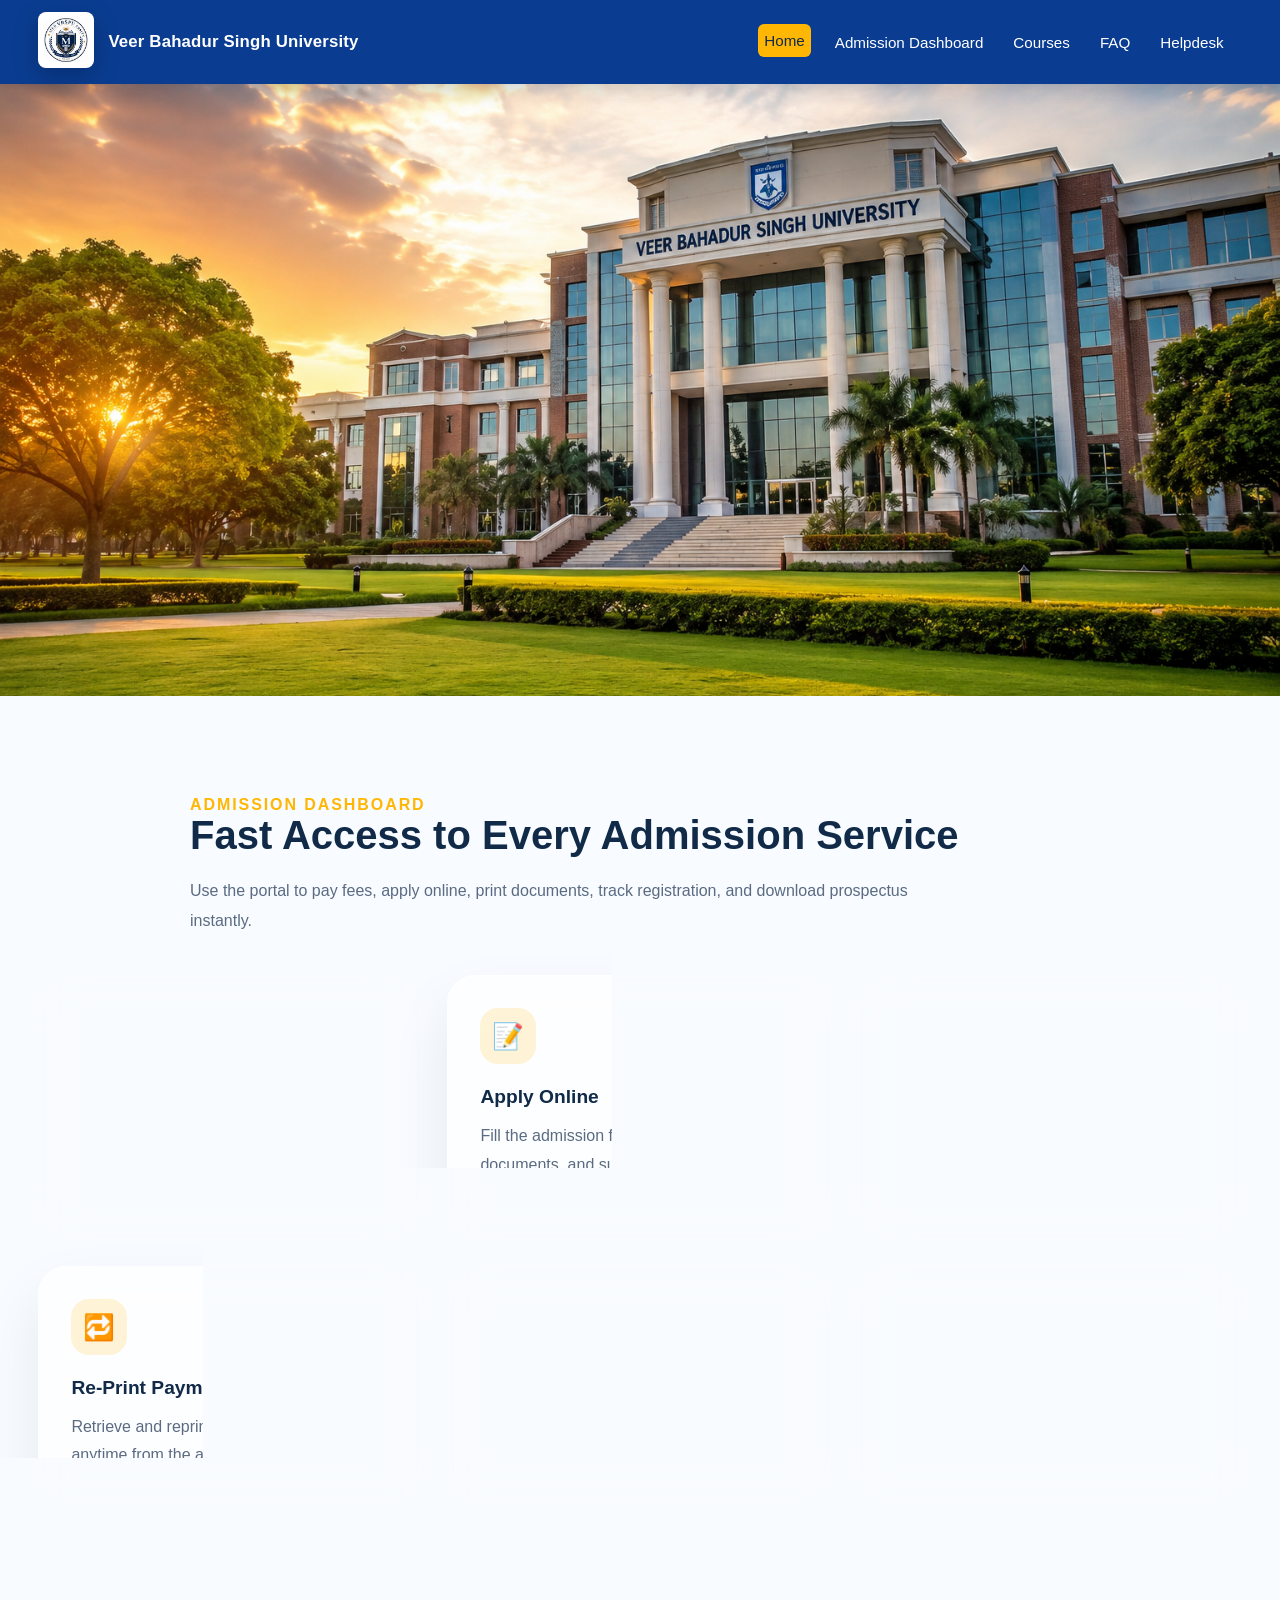
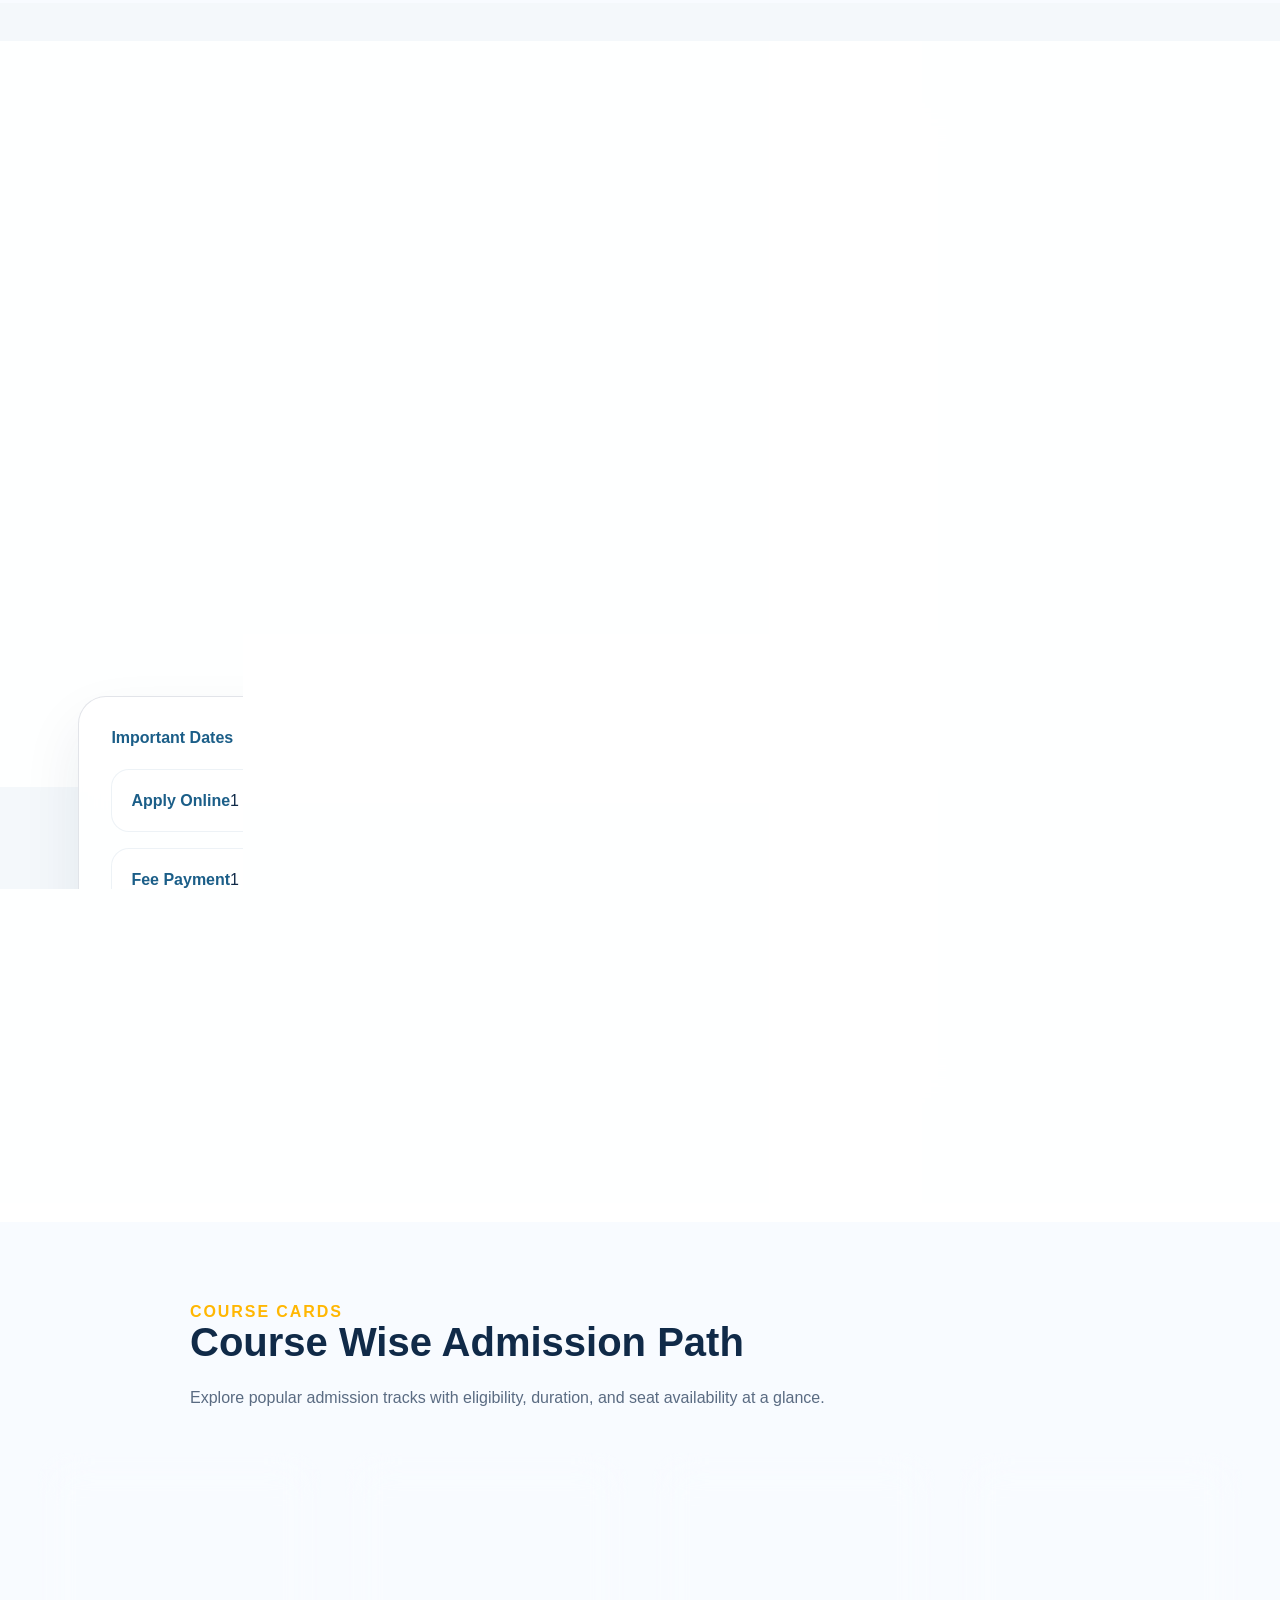
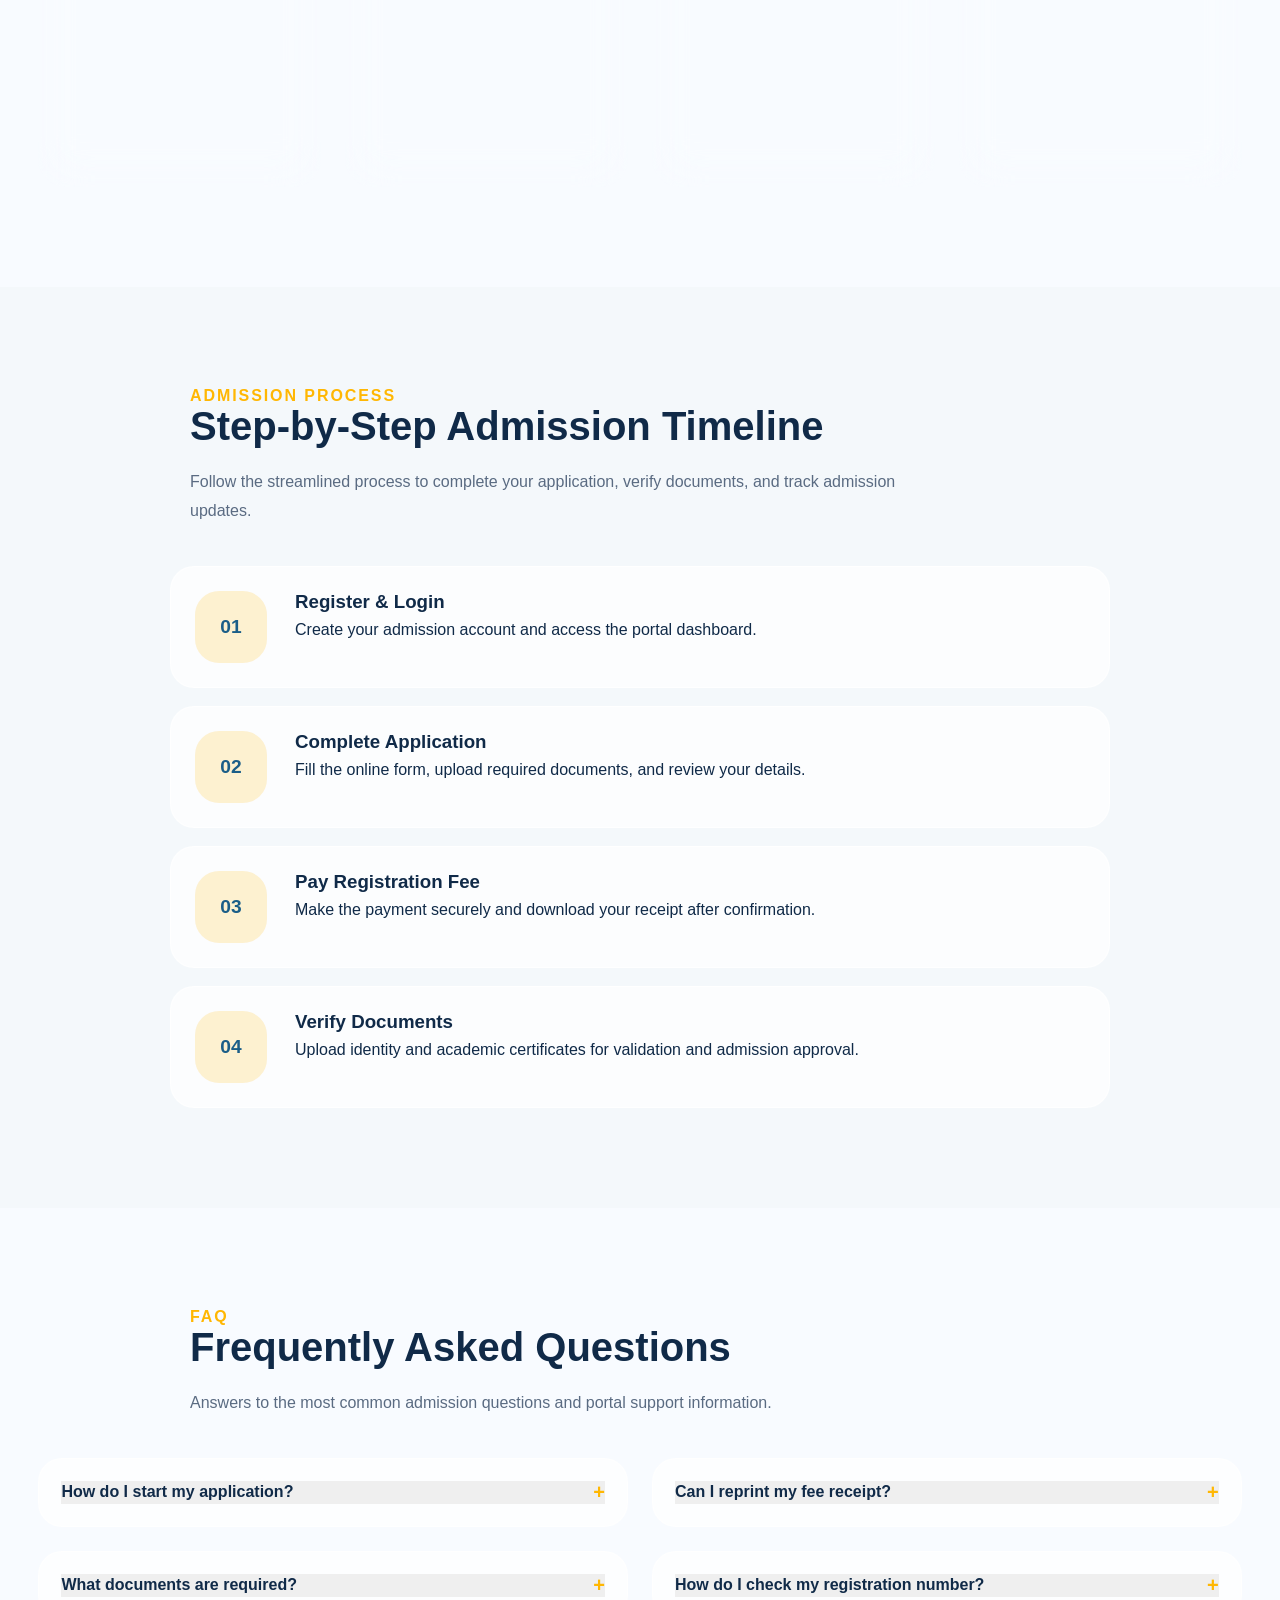
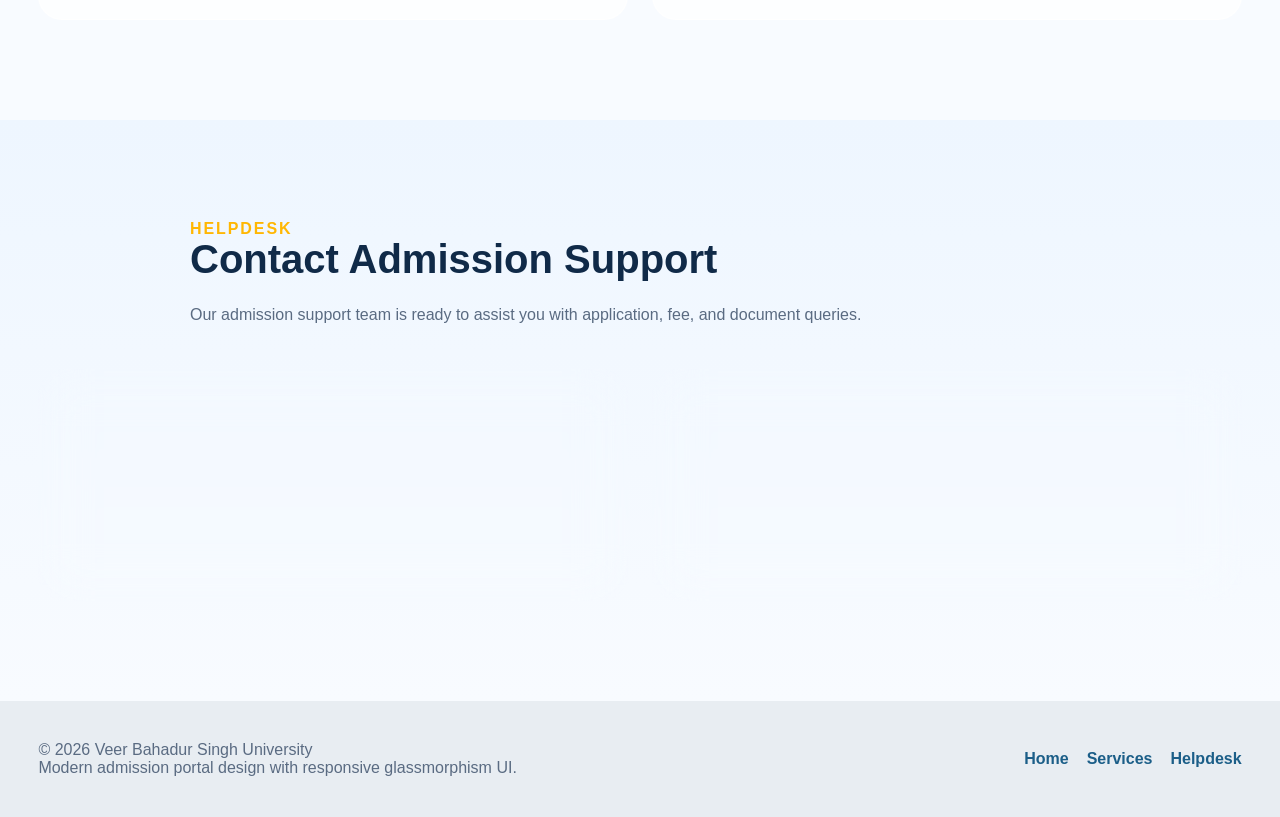
<file: index.html>
<!DOCTYPE html>
<html lang="en">
<head>
  <meta charset="UTF-8">
  <meta name="viewport" content="width=device-width, initial-scale=1.0">
  <title>VBSPU Admission Portal</title>
  <link rel="stylesheet" href="style.css">
</head>
<body>
  <header class="topbar">
    <div class="header-left">
      <a href="index.html" aria-label="Go to home page">
        <img src="LOGO.png" alt="VBSPU New Logo" class="college-logo">
      </a>
      <div class="college-name">Veer Bahadur Singh University</div>
    </div>
    <nav class="main-nav">
      <a href="index.html">Home</a>
      <a href="index.html#admission-dashboard">Admission Dashboard</a>
      <a href="index.html#courses">Courses</a>
      <a href="index.html#faq">FAQ</a>
      <a href="index.html#helpdesk">Helpdesk</a>
    </nav>
  </header>

  <main>
    <section id="home" class="hero"></section>

    <section id="admission-dashboard" class="section section-light">
      <div class="section-header">
        <div>
          <span class="section-tag">Admission Dashboard</span>
          <h2>Fast Access to Every Admission Service</h2>
        </div>
        <p>Use the portal to pay fees, apply online, print documents, track registration, and download prospectus instantly.</p>
      </div>
      <div class="service-grid">
        <article class="service-card">
          <div class="service-icon">💳</div>
          <h3>Registration Fee Payment</h3>
          <p>Secure admission fee payment with instant confirmation and downloadable receipt.</p>
        </article>
        <article class="service-card">
          <div class="service-icon">📝</div>
          <h3>Apply Online</h3>
          <p>Fill the admission form online, upload documents, and submit your application quickly.</p>
        </article>
        <article class="service-card">
          <div class="service-icon">📄</div>
          <h3>Print Application Form</h3>
          <p>Download and print your completed application for records or offline submission.</p>
        </article>
        <article class="service-card">
          <div class="service-icon">🔁</div>
          <h3>Re-Print Payment Receipt</h3>
          <p>Retrieve and reprint your payment receipt anytime from the admission dashboard.</p>
        </article>
        <article class="service-card">
          <div class="service-icon">🆔</div>
          <h3>Know Your Registration Number</h3>
          <p>Find your registration number instantly using safe application lookup tools.</p>
        </article>
        <article class="service-card">
          <div class="service-icon">📥</div>
          <h3>Prospectus Download</h3>
          <p>Download the latest UG/PG prospectus with all course and admission details.</p>
        </article>
      </div>
    </section>

    <section id="admission-dashboard" class="section dashboard-grid">
      <div class="dashboard-left">
        <div class="glass-card notice-board">
          <div class="card-header">
            <span>Notice Board</span>
            <a href="#helpdesk">View all</a>
          </div>
          <ul>
            <li><strong>Admission registration open.</strong> Apply before 30 June 2026.</li>
            <li><strong>Scholarship applications started.</strong> Check eligibility now.</li>
            <li><strong>Entrance exam schedule released.</strong> Download the official PDF.</li>
            <li><strong>Document verification dates posted.</strong> Complete verification by 12 July.</li>
            <li><strong>Merit list publishing soon.</strong> Stay ready with your application ID.</li>
            <li><strong>Correction window open.</strong> Update your details before the deadline.</li>
          </ul>
        </div>

        <div class="glass-card date-panel">
          <div class="card-header"><span>Important Dates</span></div>
          <div class="date-list">
            <div><strong>Apply Online</strong><span>1 Jun - 30 Jun 2026</span></div>
            <div><strong>Fee Payment</strong><span>1 Jun - 2 Jul 2026</span></div>
            <div><strong>Document Verification</strong><span>5 Jul - 12 Jul 2026</span></div>
            <div><strong>Merit List</strong><span>20 Jul 2026</span></div>
          </div>
        </div>
      </div>
      <aside class="glass-card login-panel">
        <div class="card-header"><span>Student Login</span></div>
        <p>Login to access your application dashboard, update details, and monitor admission status.</p>
        <form class="login-form">
          <label>Email / Application ID</label>
          <input type="text" placeholder="Enter email or ID">
          <label>Password</label>
          <input type="password" placeholder="Password">
          <button class="btn btn-primary" type="button">Login</button>
          <div class="login-meta">
            <a href="#helpdesk">Forgot ID?</a>
            <a href="#helpdesk">Need help?</a>
          </div>
        </form>
      </aside>
    </section>

    <section id="courses" class="section section-light">
      <div class="section-header">
        <div>
          <span class="section-tag">Course Cards</span>
          <h2>Course Wise Admission Path</h2>
        </div>
        <p>Explore popular admission tracks with eligibility, duration, and seat availability at a glance.</p>
      </div>
      <div class="course-grid">
        <article class="course-card">
          <div class="course-top"><span>BCA</span><span>IT & Computing</span></div>
          <h3>Bachelor of Computer Applications</h3>
          <p>3-year program with focus on programming, web development, and software engineering.</p>
          <div class="course-footer"><span>Seats: 180</span><span>Duration: 3 years</span></div>
        </article>
        <article class="course-card">
          <div class="course-top"><span>BBA</span><span>Business</span></div>
          <h3>Bachelor of Business Administration</h3>
          <p>Professional business program covering finance, marketing, HR, and operations management.</p>
          <div class="course-footer"><span>Seats: 120</span><span>Duration: 3 years</span></div>
        </article>
        <article class="course-card">
          <div class="course-top"><span>B.Sc</span><span>Science</span></div>
          <h3>Bachelor of Science</h3>
          <p>Specializations in Physics, Chemistry, Biology, and Mathematics with practical labs.</p>
          <div class="course-footer"><span>Seats: 220</span><span>Duration: 3 years</span></div>
        </article>
        <article class="course-card">
          <div class="course-top"><span>B.Com</span><span>Commerce</span></div>
          <h3>Bachelor of Commerce</h3>
          <p>Designed for commerce students with emphasis on accounting, taxation, and economics.</p>
          <div class="course-footer"><span>Seats: 150</span><span>Duration: 3 years</span></div>
        </article>
      </div>
    </section>

    <section class="section timeline-section">
      <div class="section-header">
        <div>
          <span class="section-tag">Admission Process</span>
          <h2>Step-by-Step Admission Timeline</h2>
        </div>
        <p>Follow the streamlined process to complete your application, verify documents, and track admission updates.</p>
      </div>
      <div class="timeline">
        <div class="timeline-item">
          <span class="timeline-step">01</span>
          <div>
            <h3>Register & Login</h3>
            <p>Create your admission account and access the portal dashboard.</p>
          </div>
        </div>
        <div class="timeline-item">
          <span class="timeline-step">02</span>
          <div>
            <h3>Complete Application</h3>
            <p>Fill the online form, upload required documents, and review your details.</p>
          </div>
        </div>
        <div class="timeline-item">
          <span class="timeline-step">03</span>
          <div>
            <h3>Pay Registration Fee</h3>
            <p>Make the payment securely and download your receipt after confirmation.</p>
          </div>
        </div>
        <div class="timeline-item">
          <span class="timeline-step">04</span>
          <div>
            <h3>Verify Documents</h3>
            <p>Upload identity and academic certificates for validation and admission approval.</p>
          </div>
        </div>
      </div>
    </section>

    <section id="faq" class="section section-light faq-section">
      <div class="section-header">
        <div>
          <span class="section-tag">FAQ</span>
          <h2>Frequently Asked Questions</h2>
        </div>
        <p>Answers to the most common admission questions and portal support information.</p>
      </div>
      <div class="faq-grid">
        <article class="faq-item">
          <button type="button">How do I start my application?</button>
          <div class="faq-answer">Click the Apply Online service and complete the admission form with your details and documents.</div>
        </article>
        <article class="faq-item">
          <button type="button">Can I reprint my fee receipt?</button>
          <div class="faq-answer">Yes. Use the Re-Print Payment Receipt card to download your receipt anytime.</div>
        </article>
        <article class="faq-item">
          <button type="button">What documents are required?</button>
          <div class="faq-answer">You need mark sheets, identity proof, passport photo, and any reservation certificates if applicable.</div>
        </article>
        <article class="faq-item">
          <button type="button">How do I check my registration number?</button>
          <div class="faq-answer">Use the Know Your Registration Number tool on the dashboard with your application details.</div>
        </article>
      </div>
    </section>

    <section id="helpdesk" class="section contact-section">
      <div class="section-header">
        <div>
          <span class="section-tag">Helpdesk</span>
          <h2>Contact Admission Support</h2>
        </div>
        <p>Our admission support team is ready to assist you with application, fee, and document queries.</p>
      </div>
      <div class="contact-grid">
        <article class="contact-card">
          <h3>Support Center</h3>
          <p>Admission queries, timeline questions, and application assistance.</p>
          <a href="mailto:harilalrav0@gmail.com">harilalrav0@gmail.com</a>
          <a href="tel:+918922092431">+91 89220 92431</a>
        </article>
        <article class="contact-card">
          <h3>Office Hours</h3>
          <p>Monday to Saturday, 9 AM - 6 PM.</p>
          <p>Live chat and email responses typically within 24 hours.</p>
          <span>Campus Office</span>
        </article>
      </div>
    </section>
  </main>

  <footer class="site-footer">
    <div>
      <p>© 2026 Veer Bahadur Singh University</p>
      <p>Modern admission portal design with responsive glassmorphism UI.</p>
    </div>
    <div class="footer-links">
      <a href="#home">Home</a>
      <a href="#services">Services</a>
      <a href="#helpdesk">Helpdesk</a>
    </div>
  </footer>

  <script>
    document.addEventListener('DOMContentLoaded', function () {
      const counters = document.querySelectorAll('.counter');
      counters.forEach(counter => {
        const target = +counter.dataset.target;
        let current = 0;
        const step = Math.max(1, Math.round(target / 120));
        const update = () => {
          current += step;
          if (current >= target) {
            counter.textContent = target.toLocaleString();
          } else {
            counter.textContent = current.toLocaleString();
            requestAnimationFrame(update);
          }
        };
        update();
      });

      const faqButtons = document.querySelectorAll('.faq-item button');
      faqButtons.forEach(button => {
        button.addEventListener('click', () => {
          const item = button.closest('.faq-item');
          item.classList.toggle('open');
        });
      });

      // Highlight nav tabs and set active class based on hash or page
      const navLinks = document.querySelectorAll('.main-nav a');
      function updateNavActive() {
        const hash = location.hash || '#home';
        const page = location.pathname.split('/').pop() || 'index.html';
        navLinks.forEach(a => {
          const href = a.getAttribute('href') || '';
          const isHashMatch = href === hash;
          const isPageMatch = href === page || href === ('./' + page) || href === ('/' + page);
          a.classList.toggle('active', isHashMatch || isPageMatch);
        });
      }
      navLinks.forEach(a => {
        a.addEventListener('click', () => {
          setTimeout(updateNavActive, 40);
        });
      });
      window.addEventListener('hashchange', updateNavActive);
      updateNavActive();
    });
  </script>
</body>
</html>
</file>
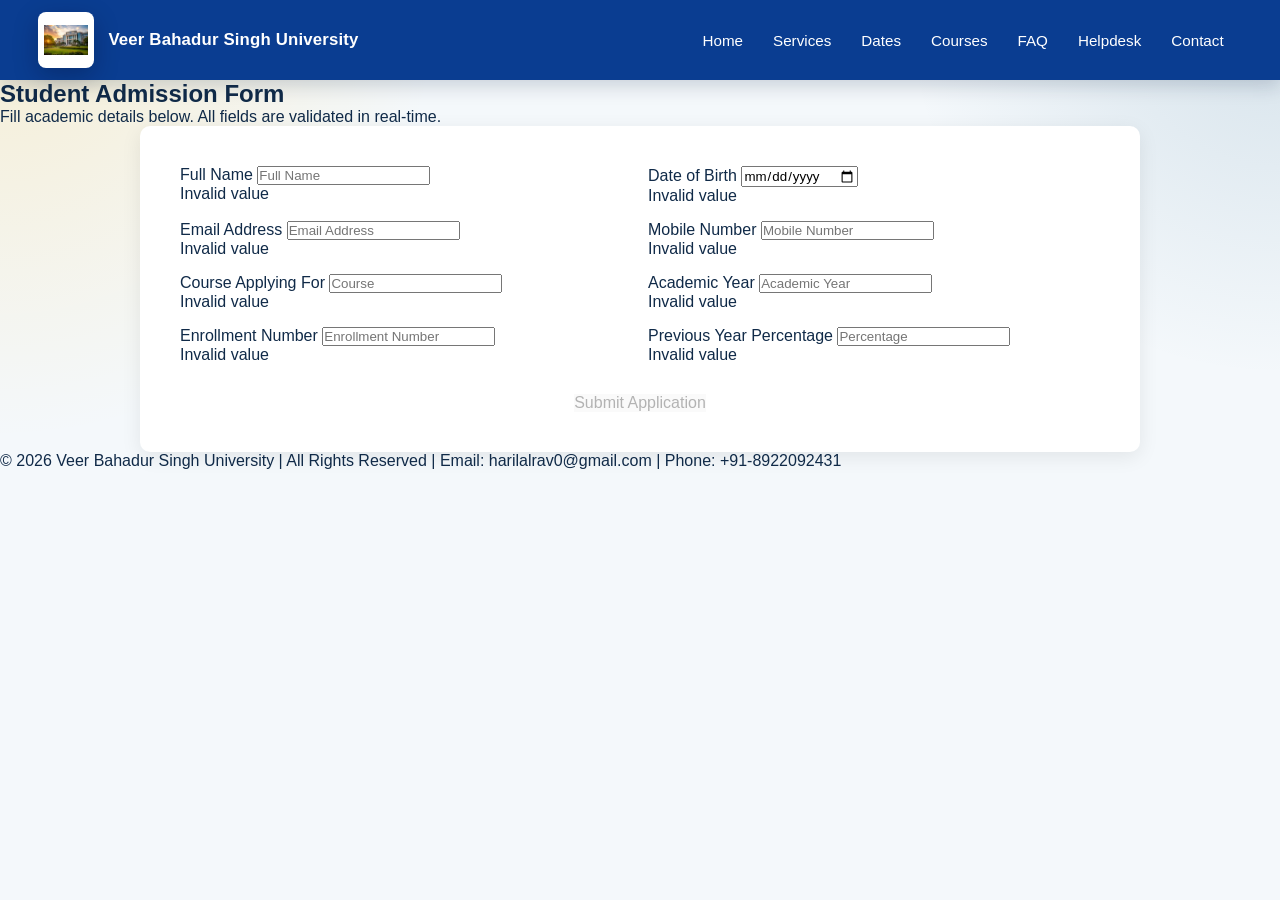
<file: admission.html>
<!DOCTYPE html>
<html lang="en">
<head>
  <meta charset="UTF-8">
  <meta name="viewport" content="width=device-width, initial-scale=1.0">
  <title>Admission - Veer Bahadur Singh University</title>
  <link rel="stylesheet" href="style.css">
</head>
<body>
  <header class="topbar">
    <div class="header-left">
      <img src="university-image.png" alt="VBSPU Logo" class="college-logo">
      <div class="college-name">Veer Bahadur Singh University</div>
    </div>
    <nav class="main-nav">
      <a href="harilal.html">Home</a>
      <a href="harilal.html#services">Services</a>
      <a href="harilal.html#dates">Dates</a>
      <a href="harilal.html#courses">Courses</a>
      <a href="harilal.html#faq">FAQ</a>
      <a href="harilal.html#helpdesk">Helpdesk</a>
      <a class="contact-link" href="contact.html">Contact</a>
    </nav>
  </header>

  <section id="admission">
    <h2 class="title">Student Admission Form</h2>
    <p class="subtitle">Fill academic details below. All fields are validated in real-time.</p>

    <div class="form-container" style="max-width:1000px;margin:0 auto;background:#fff;border-radius:10px;padding:40px;box-shadow:0 5px 20px rgba(0,0,0,0.08);">
      <form id="studentForm" novalidate>
        <div style="display:grid;grid-template-columns:1fr 1fr;gap:16px;">
          <div>
            <label for="fullName">Full Name</label>
            <input id="fullName" type="text" placeholder="Full Name" required>
            <div id="fullNameError" class="error-message"></div>
          </div>
          <div>
            <label for="dob">Date of Birth</label>
            <input id="dob" type="date" required>
            <div id="dobError" class="error-message"></div>
          </div>
          <div>
            <label for="email">Email Address</label>
            <input id="email" type="email" placeholder="Email Address" required>
            <div id="emailError" class="error-message"></div>
          </div>
          <div>
            <label for="phone">Mobile Number</label>
            <input id="phone" type="tel" placeholder="Mobile Number" required>
            <div id="phoneError" class="error-message"></div>
          </div>
          <div>
            <label for="course">Course Applying For</label>
            <input id="course" type="text" placeholder="Course" required>
            <div id="courseError" class="error-message"></div>
          </div>
          <div>
            <label for="year">Academic Year</label>
            <input id="year" type="text" placeholder="Academic Year" required>
            <div id="yearError" class="error-message"></div>
          </div>
          <div>
            <label for="enroll">Enrollment Number</label>
            <input id="enroll" type="text" placeholder="Enrollment Number" required>
            <div id="enrollError" class="error-message"></div>
          </div>
          <div>
            <label for="percentage">Previous Year Percentage</label>
            <input id="percentage" type="number" placeholder="Percentage" required>
            <div id="percentageError" class="error-message"></div>
          </div>
        </div>

        <div style="margin-top:30px;text-align:center;">
          <button id="submitBtn" type="submit" disabled>Submit Application</button>
          <p id="formMessage" class="form-message"></p>
        </div>
      </form>
    </div>
  </section>

  <div class="footer">
    <p>© 2026 Veer Bahadur Singh University | All Rights Reserved | Email: <a href="mailto:harilalrav0@gmail.com">harilalrav0@gmail.com</a> | Phone: <a href="tel:+918922092431">+91-8922092431</a></p>
  </div>

  <script>
    (function(){
      const form = document.getElementById('studentForm');
      const submitBtn = document.getElementById('submitBtn');
      const msg = document.getElementById('formMessage');

      const validators = {
        fullName: v => v.trim().length >= 3,
        dob: v => v !== '',
        email: v => /\S+@\S+\.\S+/.test(v),
        phone: v => /^\d{10}$/.test(v.replace(/\s+/g,'')),
        course: v => v !== '',
        year: v => v.trim().length >= 1,
        enroll: v => v.trim().length >= 3,
        percentage: v => { const n = parseFloat(v); return !isNaN(n) && n >= 0 && n <= 100; }
      };

      function setState(id, valid, message){
        const el = document.getElementById(id);
        const err = document.getElementById(id + 'Error');
        if(valid){ el.classList.remove('invalid'); el.classList.add('valid'); err.textContent = ''; }
        else { el.classList.remove('valid'); el.classList.add('invalid'); err.textContent = message || 'Invalid value'; }
      }

      function validateField(id){
        const el = document.getElementById(id);
        const value = el.value || '';
        const valid = validators[id] ? validators[id](value) : value.trim() !== '';
        setState(id, valid);
        return valid;
      }

      function checkForm(){
        let ok = true;
        Object.keys(validators).forEach(k => { if(!validateField(k)) ok = false; });
        submitBtn.disabled = !ok;
      }

      form.addEventListener('input', function(e){
        if(e.target && e.target.id) validateField(e.target.id);
        checkForm();
        msg.textContent = '';
      });

      form.addEventListener('submit', function(e){
        e.preventDefault();
        checkForm();
        if(submitBtn.disabled) return;
        msg.textContent = 'Application submitted successfully!';
        form.reset();
        submitBtn.disabled = true;
        Array.from(form.querySelectorAll('.valid, .invalid')).forEach(el=> el.classList.remove('valid','invalid'));
      });

      checkForm();
    })();
  </script>
</body>
</html>
</file>
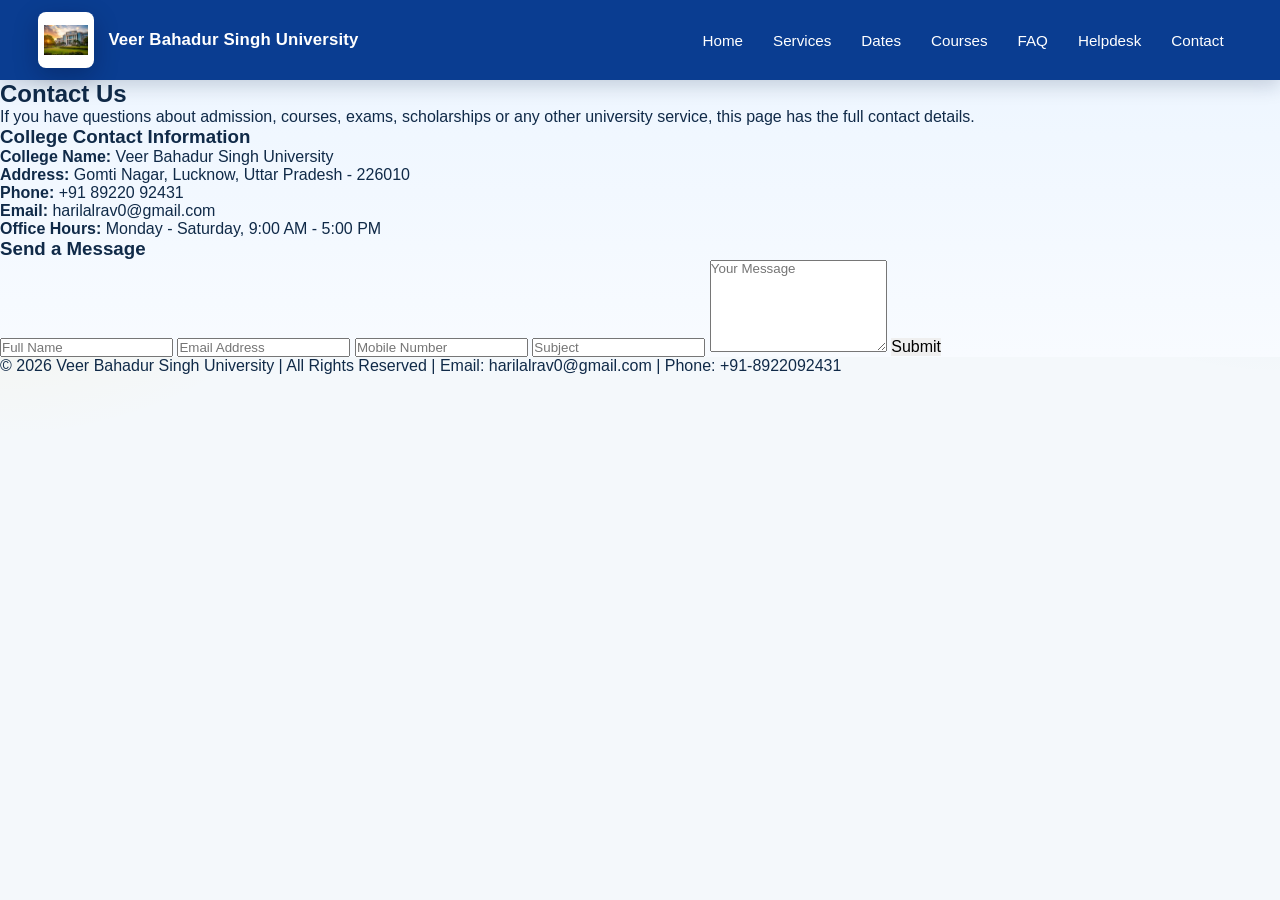
<file: contact.html>
<!DOCTYPE html>
<html lang="en">
<head>
  <meta charset="UTF-8">
  <meta name="viewport" content="width=device-width, initial-scale=1.0">
  <title>Contact Us - Veer Bahadur Singh University</title>
  <link rel="stylesheet" href="style.css">
</head>
<body>
  <header class="topbar">
    <div class="header-left">
      <img src="university-image.png" alt="VBSPU Logo" class="college-logo">
      <div class="college-name">Veer Bahadur Singh University</div>
    </div>
    <nav class="main-nav">
        <a href="index.html">Home</a>
        <a href="index.html#services">Services</a>
        <a href="index.html#dates">Dates</a>
        <a href="index.html#courses">Courses</a>
        <a href="index.html#faq">FAQ</a>
        <a href="index.html#helpdesk">Helpdesk</a>
      <a class="contact-link" href="contact.html">Contact</a>
    </nav>
  </header>

  <section class="contact-section">
    <div class="contact-container">
      <h2>Contact Us</h2>
      <p class="contact-subtitle">If you have questions about admission, courses, exams, scholarships or any other university service, this page has the full contact details.</p>

      <div class="contact-box">
        <div class="contact-info">
          <h3>College Contact Information</h3>
          <p><strong>College Name:</strong> Veer Bahadur Singh University</p>
          <p><strong>Address:</strong> Gomti Nagar, Lucknow, Uttar Pradesh - 226010</p>
          <p><strong>Phone:</strong> +91 89220 92431</p>
          <p><strong>Email:</strong> <a href="mailto:harilalrav0@gmail.com">harilalrav0@gmail.com</a></p>
          <p><strong>Office Hours:</strong> Monday - Saturday, 9:00 AM - 5:00 PM</p>
        </div>

        <div class="contact-form">
          <h3>Send a Message</h3>
          <form>
            <input type="text" placeholder="Full Name" required>
            <input type="email" placeholder="Email Address" required>
            <input type="tel" placeholder="Mobile Number" required>
            <input type="text" placeholder="Subject" required>
            <textarea placeholder="Your Message" rows="6" required></textarea>
            <button type="submit">Submit</button>
          </form>
        </div>
      </div>
    </div>
  </section>

  <div class="footer">
    <p>© 2026 Veer Bahadur Singh University | All Rights Reserved | Email: <a href="mailto:harilalrav0@gmail.com">harilalrav0@gmail.com</a> | Phone: <a href="tel:+918922092431">+91-8922092431</a></p>
  </div>
</body>
</html>
</file>
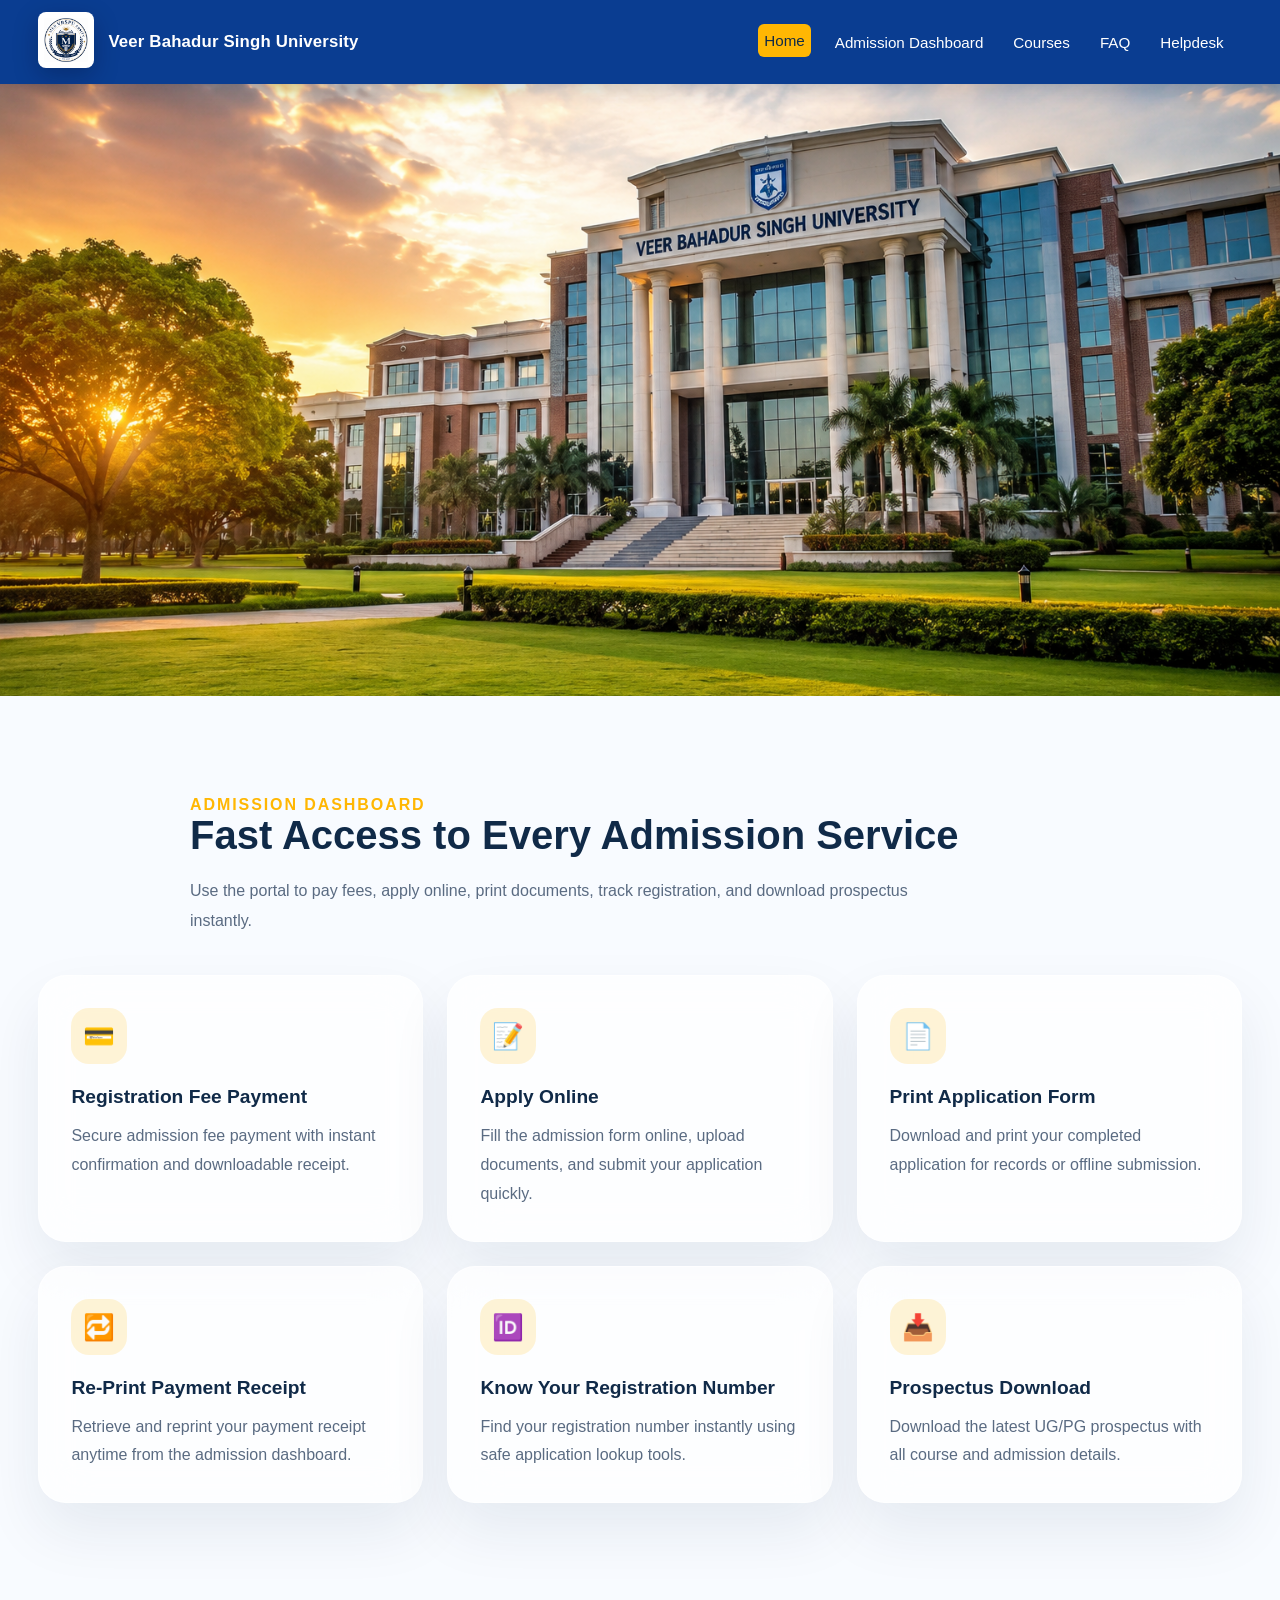
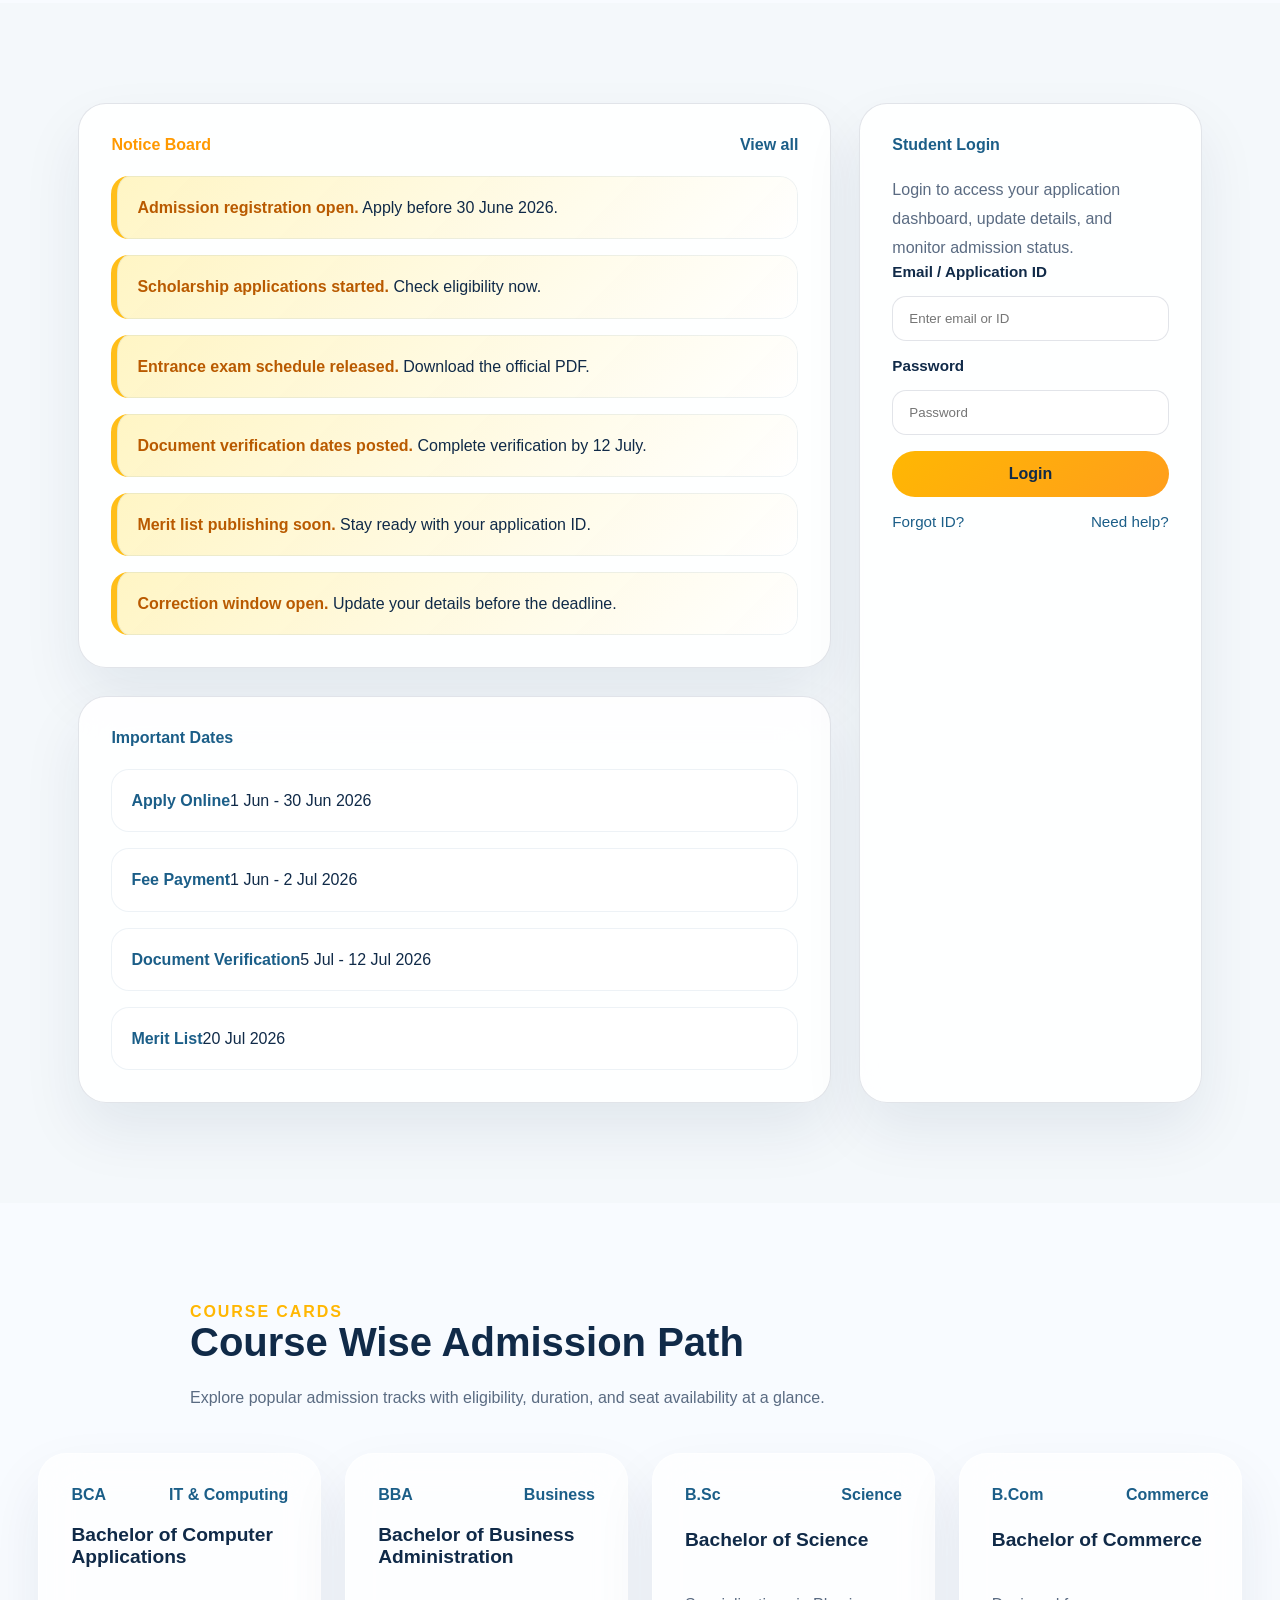
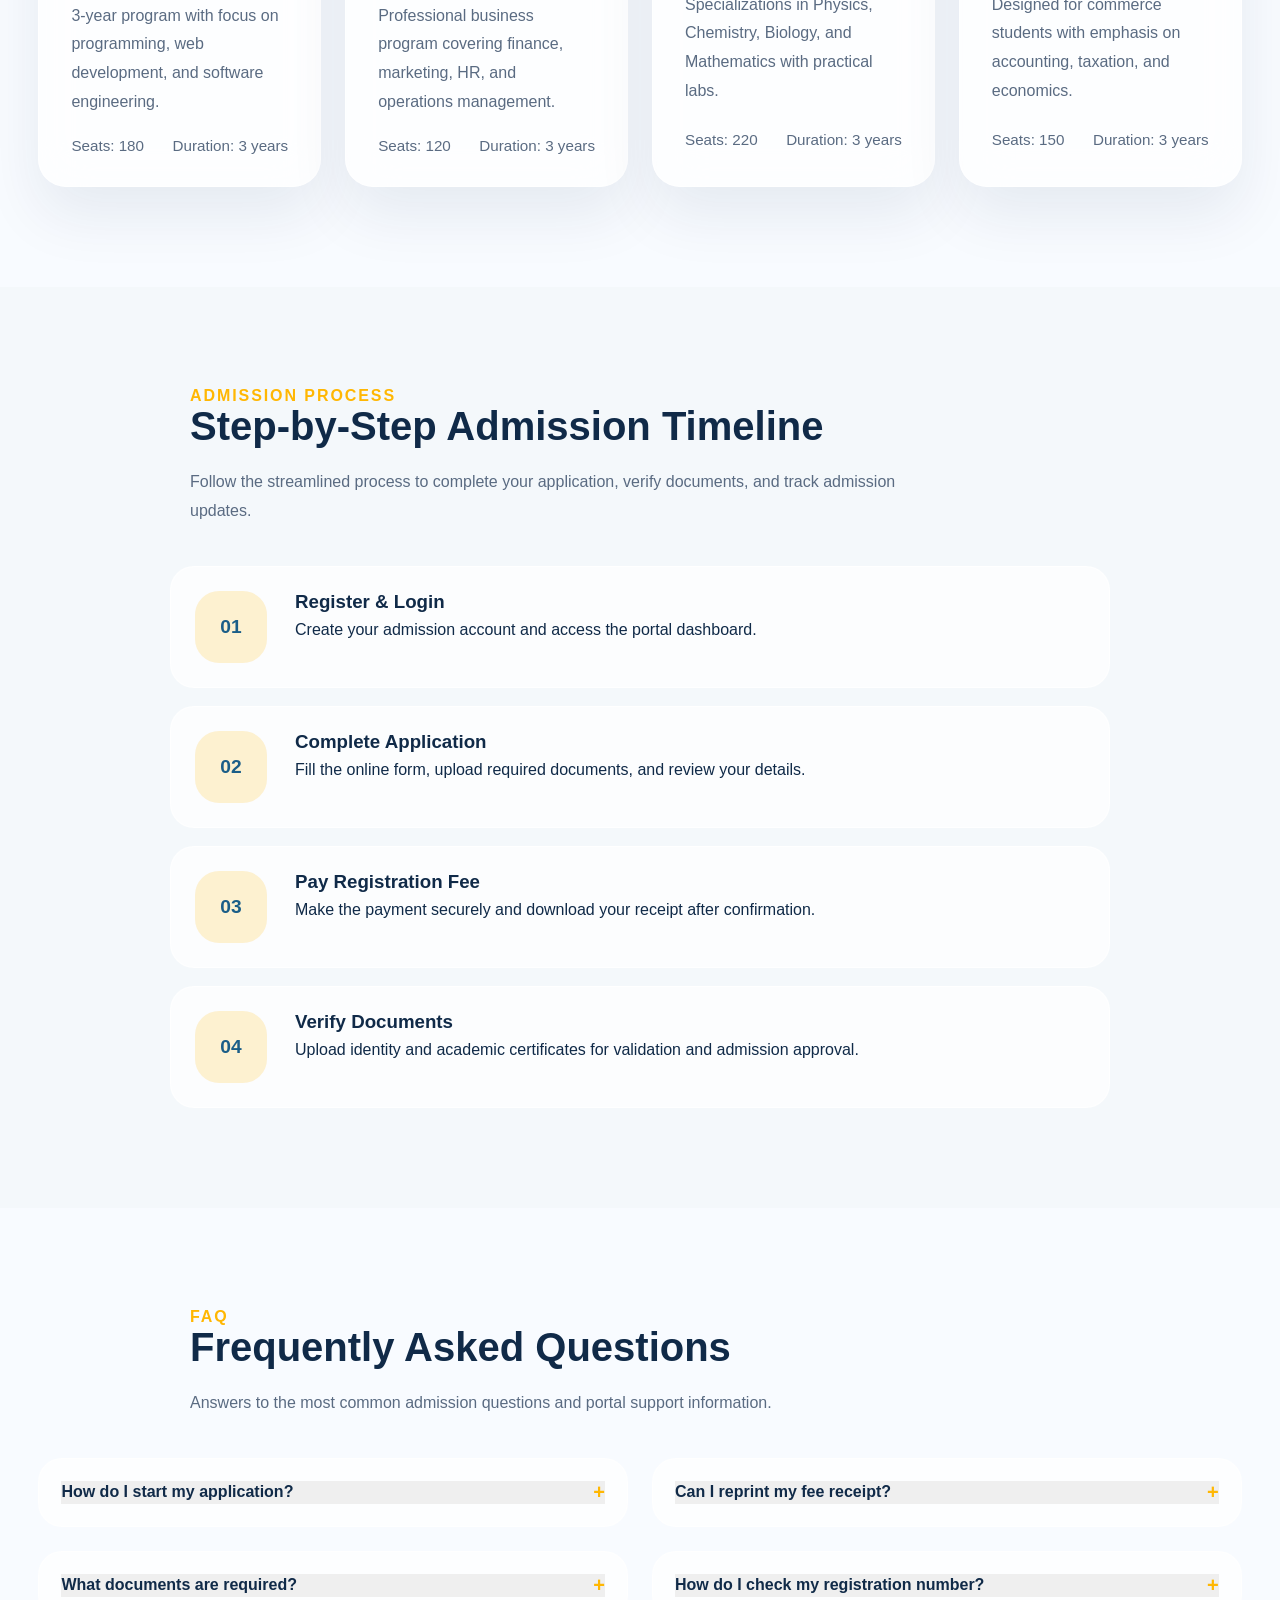
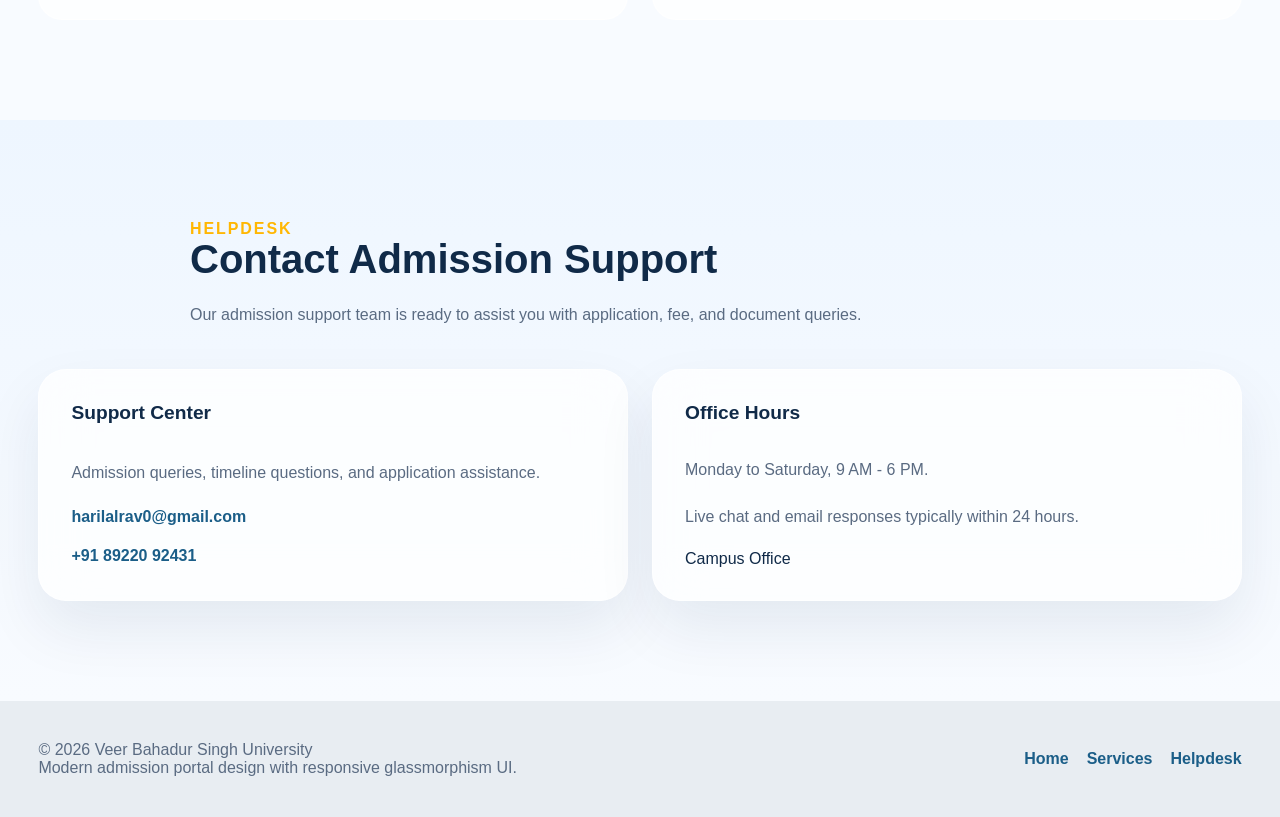
<file: harilal.html>
<!DOCTYPE html>
<html lang="en">
<head>
  <meta charset="UTF-8">
  <meta name="viewport" content="width=device-width, initial-scale=1.0">
  <title>VBSPU Admission Portal</title>
  <link rel="stylesheet" href="style.css">
</head>
<body>
  <header class="topbar">
    <div class="header-left">
      <a href="harilal.html" aria-label="Go to home page">
        <img src="LOGO.png" alt="VBSPU New Logo" class="college-logo">
      </a>
      <div class="college-name">Veer Bahadur Singh University</div>
    </div>
    <nav class="main-nav">
      <a href="harilal.html">Home</a>
      <a href="harilal.html#admission-dashboard">Admission Dashboard</a>
      <a href="harilal.html#courses">Courses</a>
      <a href="harilal.html#faq">FAQ</a>
      <a href="harilal.html#helpdesk">Helpdesk</a>
    </nav>
  </header>

  <main>
    <section id="home" class="hero"></section>

    <section id="admission-dashboard" class="section section-light">
      <div class="section-header">
        <div>
          <span class="section-tag">Admission Dashboard</span>
          <h2>Fast Access to Every Admission Service</h2>
        </div>
        <p>Use the portal to pay fees, apply online, print documents, track registration, and download prospectus instantly.</p>
      </div>
      <div class="service-grid">
        <article class="service-card">
          <div class="service-icon">💳</div>
          <h3>Registration Fee Payment</h3>
          <p>Secure admission fee payment with instant confirmation and downloadable receipt.</p>
        </article>
        <article class="service-card">
          <div class="service-icon">📝</div>
          <h3>Apply Online</h3>
          <p>Fill the admission form online, upload documents, and submit your application quickly.</p>
        </article>
        <article class="service-card">
          <div class="service-icon">📄</div>
          <h3>Print Application Form</h3>
          <p>Download and print your completed application for records or offline submission.</p>
        </article>
        <article class="service-card">
          <div class="service-icon">🔁</div>
          <h3>Re-Print Payment Receipt</h3>
          <p>Retrieve and reprint your payment receipt anytime from the admission dashboard.</p>
        </article>
        <article class="service-card">
          <div class="service-icon">🆔</div>
          <h3>Know Your Registration Number</h3>
          <p>Find your registration number instantly using safe application lookup tools.</p>
        </article>
        <article class="service-card">
          <div class="service-icon">📥</div>
          <h3>Prospectus Download</h3>
          <p>Download the latest UG/PG prospectus with all course and admission details.</p>
        </article>
      </div>
    </section>

    <section id="admission-dashboard" class="section dashboard-grid">
      <div class="dashboard-left">
        <div class="glass-card notice-board">
          <div class="card-header">
            <span>Notice Board</span>
            <a href="#helpdesk">View all</a>
          </div>
          <ul>
            <li><strong>Admission registration open.</strong> Apply before 30 June 2026.</li>
            <li><strong>Scholarship applications started.</strong> Check eligibility now.</li>
            <li><strong>Entrance exam schedule released.</strong> Download the official PDF.</li>
            <li><strong>Document verification dates posted.</strong> Complete verification by 12 July.</li>
            <li><strong>Merit list publishing soon.</strong> Stay ready with your application ID.</li>
            <li><strong>Correction window open.</strong> Update your details before the deadline.</li>
          </ul>
        </div>

        <div class="glass-card date-panel">
          <div class="card-header"><span>Important Dates</span></div>
          <div class="date-list">
            <div><strong>Apply Online</strong><span>1 Jun - 30 Jun 2026</span></div>
            <div><strong>Fee Payment</strong><span>1 Jun - 2 Jul 2026</span></div>
            <div><strong>Document Verification</strong><span>5 Jul - 12 Jul 2026</span></div>
            <div><strong>Merit List</strong><span>20 Jul 2026</span></div>
          </div>
        </div>
      </div>
      <aside class="glass-card login-panel">
        <div class="card-header"><span>Student Login</span></div>
        <p>Login to access your application dashboard, update details, and monitor admission status.</p>
        <form class="login-form">
          <label>Email / Application ID</label>
          <input type="text" placeholder="Enter email or ID">
          <label>Password</label>
          <input type="password" placeholder="Password">
          <button class="btn btn-primary" type="button">Login</button>
          <div class="login-meta">
            <a href="#helpdesk">Forgot ID?</a>
            <a href="#helpdesk">Need help?</a>
          </div>
        </form>
      </aside>
    </section>

    <section id="courses" class="section section-light">
      <div class="section-header">
        <div>
          <span class="section-tag">Course Cards</span>
          <h2>Course Wise Admission Path</h2>
        </div>
        <p>Explore popular admission tracks with eligibility, duration, and seat availability at a glance.</p>
      </div>
      <div class="course-grid">
        <article class="course-card">
          <div class="course-top"><span>BCA</span><span>IT & Computing</span></div>
          <h3>Bachelor of Computer Applications</h3>
          <p>3-year program with focus on programming, web development, and software engineering.</p>
          <div class="course-footer"><span>Seats: 180</span><span>Duration: 3 years</span></div>
        </article>
        <article class="course-card">
          <div class="course-top"><span>BBA</span><span>Business</span></div>
          <h3>Bachelor of Business Administration</h3>
          <p>Professional business program covering finance, marketing, HR, and operations management.</p>
          <div class="course-footer"><span>Seats: 120</span><span>Duration: 3 years</span></div>
        </article>
        <article class="course-card">
          <div class="course-top"><span>B.Sc</span><span>Science</span></div>
          <h3>Bachelor of Science</h3>
          <p>Specializations in Physics, Chemistry, Biology, and Mathematics with practical labs.</p>
          <div class="course-footer"><span>Seats: 220</span><span>Duration: 3 years</span></div>
        </article>
        <article class="course-card">
          <div class="course-top"><span>B.Com</span><span>Commerce</span></div>
          <h3>Bachelor of Commerce</h3>
          <p>Designed for commerce students with emphasis on accounting, taxation, and economics.</p>
          <div class="course-footer"><span>Seats: 150</span><span>Duration: 3 years</span></div>
        </article>
      </div>
    </section>

    <section class="section timeline-section">
      <div class="section-header">
        <div>
          <span class="section-tag">Admission Process</span>
          <h2>Step-by-Step Admission Timeline</h2>
        </div>
        <p>Follow the streamlined process to complete your application, verify documents, and track admission updates.</p>
      </div>
      <div class="timeline">
        <div class="timeline-item">
          <span class="timeline-step">01</span>
          <div>
            <h3>Register & Login</h3>
            <p>Create your admission account and access the portal dashboard.</p>
          </div>
        </div>
        <div class="timeline-item">
          <span class="timeline-step">02</span>
          <div>
            <h3>Complete Application</h3>
            <p>Fill the online form, upload required documents, and review your details.</p>
          </div>
        </div>
        <div class="timeline-item">
          <span class="timeline-step">03</span>
          <div>
            <h3>Pay Registration Fee</h3>
            <p>Make the payment securely and download your receipt after confirmation.</p>
          </div>
        </div>
        <div class="timeline-item">
          <span class="timeline-step">04</span>
          <div>
            <h3>Verify Documents</h3>
            <p>Upload identity and academic certificates for validation and admission approval.</p>
          </div>
        </div>
      </div>
    </section>

    <section id="faq" class="section section-light faq-section">
      <div class="section-header">
        <div>
          <span class="section-tag">FAQ</span>
          <h2>Frequently Asked Questions</h2>
        </div>
        <p>Answers to the most common admission questions and portal support information.</p>
      </div>
      <div class="faq-grid">
        <article class="faq-item">
          <button type="button">How do I start my application?</button>
          <div class="faq-answer">Click the Apply Online service and complete the admission form with your details and documents.</div>
        </article>
        <article class="faq-item">
          <button type="button">Can I reprint my fee receipt?</button>
          <div class="faq-answer">Yes. Use the Re-Print Payment Receipt card to download your receipt anytime.</div>
        </article>
        <article class="faq-item">
          <button type="button">What documents are required?</button>
          <div class="faq-answer">You need mark sheets, identity proof, passport photo, and any reservation certificates if applicable.</div>
        </article>
        <article class="faq-item">
          <button type="button">How do I check my registration number?</button>
          <div class="faq-answer">Use the Know Your Registration Number tool on the dashboard with your application details.</div>
        </article>
      </div>
    </section>

    <section id="helpdesk" class="section contact-section">
      <div class="section-header">
        <div>
          <span class="section-tag">Helpdesk</span>
          <h2>Contact Admission Support</h2>
        </div>
        <p>Our admission support team is ready to assist you with application, fee, and document queries.</p>
      </div>
      <div class="contact-grid">
        <article class="contact-card">
          <h3>Support Center</h3>
          <p>Admission queries, timeline questions, and application assistance.</p>
          <a href="mailto:harilalrav0@gmail.com">harilalrav0@gmail.com</a>
          <a href="tel:+918922092431">+91 89220 92431</a>
        </article>
        <article class="contact-card">
          <h3>Office Hours</h3>
          <p>Monday to Saturday, 9 AM - 6 PM.</p>
          <p>Live chat and email responses typically within 24 hours.</p>
          <span>Campus Office</span>
        </article>
      </div>
    </section>
  </main>

  <footer class="site-footer">
    <div>
      <p>© 2026 Veer Bahadur Singh University</p>
      <p>Modern admission portal design with responsive glassmorphism UI.</p>
    </div>
    <div class="footer-links">
      <a href="#home">Home</a>
      <a href="#services">Services</a>
      <a href="#helpdesk">Helpdesk</a>
    </div>
  </footer>

  <script>
    document.addEventListener('DOMContentLoaded', function () {
      const counters = document.querySelectorAll('.counter');
      counters.forEach(counter => {
        const target = +counter.dataset.target;
        let current = 0;
        const step = Math.max(1, Math.round(target / 120));
        const update = () => {
          current += step;
          if (current >= target) {
            counter.textContent = target.toLocaleString();
          } else {
            counter.textContent = current.toLocaleString();
            requestAnimationFrame(update);
          }
        };
        update();
      });

      const faqButtons = document.querySelectorAll('.faq-item button');
      faqButtons.forEach(button => {
        button.addEventListener('click', () => {
          const item = button.closest('.faq-item');
          item.classList.toggle('open');
        });
      });

      // Highlight nav tabs and set active class based on hash or page
      const navLinks = document.querySelectorAll('.main-nav a');
      function updateNavActive() {
        const hash = location.hash || '#home';
        const page = location.pathname.split('/').pop() || 'harilal.html';
        navLinks.forEach(a => {
          const href = a.getAttribute('href') || '';
          const isHashMatch = href === hash;
          const isPageMatch = href === page || href === ('./' + page) || href === ('/' + page);
          a.classList.toggle('active', isHashMatch || isPageMatch);
        });
      }
      navLinks.forEach(a => {
        a.addEventListener('click', () => {
          setTimeout(updateNavActive, 40);
        });
      });
      window.addEventListener('hashchange', updateNavActive);
      updateNavActive();
    });
  </script>
</body>
</html>
</file>
<file: style.css>
* {
  margin: 0;
  padding: 0;
  box-sizing: border-box;
  font-family: "Inter", "Segoe UI", Tahoma, Geneva, Verdana, sans-serif;
}

:root {
  --bg: #e7eef7;
  --surface: rgba(255,255,255,0.72);
  --surface-strong: rgba(255,255,255,0.92);
  --text: #102a48;
  --muted: #5a6b82;
  --primary: #1b5e88;
  --accent: #ffb703;
}

html {
  scroll-behavior: smooth;
}

body {
  min-height: 100vh;
  background: radial-gradient(circle at top left, rgba(255,183,3,0.16), transparent 28%),
              radial-gradient(circle at top right, rgba(27,94,136,0.14), transparent 24%),
              #f4f8fb;
  color: var(--text);
}

a {
  color: inherit;
  text-decoration: none;
}

button {
  border: none;
  font: inherit;
}

.topbar {
  position: sticky;
  top: 0;
  z-index: 1000;
  display: flex;
  align-items: center;
  justify-content: space-between;
  padding: 12px clamp(16px, 3vw, 48px);
  background: #0A3D91; /* Dark Blue per spec */
  color: #ffffff;
  box-shadow: 0 6px 18px rgba(10,28,64,0.18);
}


.header-left {
  display: flex;
  align-items: center;
  gap: 14px;
}

.college-logo {
  width: 56px;
  height: 56px;
  object-fit: contain;
  border-radius: 8px;
  box-shadow: 0 8px 24px rgba(4,12,36,0.28);
  background: #fff;
  padding: 6px;
}

.college-name {
  font-size: 1.05rem;
  font-weight: 800;
  color: #ffffff;
  letter-spacing: 0.01em;
}

.main-nav {
  display: flex;
  gap: 18px;
  flex-wrap: wrap;
  align-items: center;
  margin: 0 12px;
}

.main-nav a {
  color: #ffffff; /* white navigation */
  font-size: 0.95rem;
  padding: 8px 6px;
  transition: color 0.22s ease, transform 0.18s ease;
  position: relative;
  overflow: hidden;
  z-index: 0;
  border-radius: 6px;
}

.main-nav a::after {
  content: "";
  position: absolute;
  left: 0;
  right: 0;
  top: 0;
  bottom: 0;
  background: linear-gradient(180deg, var(--accent) 0%, #ffb703 100%);
  transform: scaleY(0);
  transform-origin: bottom;
  transition: transform 260ms cubic-bezier(.2,.9,.3,1);
  z-index: -1;
}

.main-nav a:hover::after,
.main-nav a:focus::after,
.main-nav a.active::after {
  transform: scaleY(1);
}

.main-nav a:hover,
.main-nav a:focus,
.main-nav a.active {
  color: #102a48;
  transform: translateY(-2px);
}

.main-nav a:focus-visible {
  outline: 2px solid rgba(255,183,3,0.25);
  outline-offset: 4px;
}

.nav-button { display: none; }

main {
  overflow: hidden;
}

.hero {
  /* Responsive cropped hero like common university sites */
  height: clamp(420px, 68vh, 820px); /* flexible viewport-based height */
  max-height: 90vh;
  display: block;
  padding: 0;
  background-image: url('university-image.png');
  background-size: cover; /* crop to fill both width & height */
  background-position: center center; /* keep subject centered */
  background-repeat: no-repeat;
  background-attachment: scroll;
  color: #ffffff;
  position: relative;
  overflow: hidden; /* ensures any overflow is clipped */
}

.hero-overlay {
  min-height: 92vh;
  display: flex;
  align-items: center;
  justify-content: center;
  padding: 28px 20px;
  background: linear-gradient(180deg, rgba(0,0,0,0.28), rgba(0,0,0,0.12));
}

.hero-title {
  color: #ffffff;
  font-size: clamp(2.8rem, 6vw, 5rem);
  font-weight: 900;
  text-align: center;
  letter-spacing: -0.02em;
  text-shadow: 0 10px 30px rgba(3,9,30,0.6);
}

/* hide previous hero inner blocks if present */
.hero-panel,
.hero-actions,
.hero-notes,
.hero-stats {
  display: none !important;
}

.eyebrow {
  display: inline-flex;
  align-items: center;
  gap: 10px;
  background: rgba(255,255,255,0.12);
  color: #ffebc0;
  padding: 10px 16px;
  border-radius: 999px;
  font-size: 0.9rem;
  margin-bottom: 24px;
  backdrop-filter: blur(12px);
}

.hero h1 {
  font-size: clamp(3rem, 4.5vw, 4.8rem);
  line-height: 1.02;
  margin-bottom: 24px;
  letter-spacing: -0.04em;
}

.hero p {
  max-width: 680px;
  font-size: 1.05rem;
  line-height: 1.8;
  margin-bottom: 32px;
  color: rgba(255,255,255,0.88);
}

.hero-actions {
  display: flex;
  gap: 16px;
  flex-wrap: wrap;
  margin-bottom: 32px;
}

.btn {
  display: inline-flex;
  align-items: center;
  justify-content: center;
  border-radius: 999px;
  font-weight: 700;
  transition: transform 0.25s ease, box-shadow 0.25s ease;
}

.btn-primary {
  background: linear-gradient(135deg, #ffb703 0%, #ff9e1b 100%);
  color: #102a48;
  padding: 14px 28px;
}

.btn-secondary {
  background: rgba(255,255,255,0.18);
  color: #fff;
  padding: 14px 28px;
  border: 1px solid rgba(255,255,255,0.22);
  backdrop-filter: blur(18px);
}

.btn:hover {
  transform: translateY(-2px);
}

.hero-notes {
  display: grid;
  gap: 16px;
}

.hero-notes div {
  display: grid;
  gap: 8px;
  padding: 18px 20px;
  background: rgba(255,255,255,0.1);
  border: 1px solid rgba(255,255,255,0.12);
  border-radius: 18px;
}

.hero-notes strong {
  display: block;
  font-size: 0.98rem;
  color: #fff;
}

.hero-stats {
  display: grid;
  gap: 20px;
}

.stat-card {
  background: rgba(255,255,255,0.15);
  border: 1px solid rgba(255,255,255,0.16);
  min-height: 140px;
  border-radius: 28px;
  padding: 24px;
  display: grid;
  gap: 10px;
  color: #fff;
  backdrop-filter: blur(18px);
}

.stat-value {
  font-size: 2.8rem;
  font-weight: 800;
}

.stat-label {
  color: rgba(255,255,255,0.9);
}

.section {
  padding: 100px clamp(20px, 3vw, 60px);
}

.section-light {
  background: #f8fbff;
}

.section-header {
  max-width: 900px;
  margin: 0 auto 40px;
  display: grid;
  gap: 20px;
}

.section-tag {
  display: inline-flex;
  align-items: center;
  gap: 10px;
  color: var(--accent);
  font-weight: 700;
  text-transform: uppercase;
  letter-spacing: 0.12em;
}

.section-header h2 {
  font-size: clamp(2.5rem, 3vw, 3.4rem);
  line-height: 1.05;
}

.section-header p {
  max-width: 740px;
  color: var(--muted);
  line-height: 1.85;
}

.service-grid,
.course-grid,
.faq-grid,
.contact-grid {
  display: grid;
  gap: 24px;
}

.service-grid {
  grid-template-columns: repeat(3, minmax(0, 1fr));
}

.service-card,
.course-card,
.glass-card,
.contact-card {
  background: var(--surface);
  border: 1px solid rgba(255,255,255,0.6);
  border-radius: 28px;
  padding: 32px;
  box-shadow: 0 28px 60px rgba(16,42,72,0.08);
  backdrop-filter: blur(24px);
}

.service-card:hover,
.course-card:hover,
.contact-card:hover {
  transform: translateY(-6px);
  box-shadow: 0 34px 72px rgba(16,42,72,0.12);
}

.service-icon {
  width: 56px;
  height: 56px;
  display: grid;
  place-items: center;
  border-radius: 18px;
  background: rgba(255,183,3,0.16);
  font-size: 1.6rem;
  margin-bottom: 22px;
}

.service-card h3,
.course-card h3,
.contact-card h3 {
  font-size: 1.2rem;
  margin-bottom: 14px;
}

.service-card p,
.course-card p,
.contact-card p {
  color: var(--muted);
  line-height: 1.8;
}

.dashboard-grid {
  display: grid;
  grid-template-columns: 2.2fr 1fr;
  gap: 28px;
  max-width: 1200px;
  margin: 0 auto;
}

.dashboard-left {
  display: grid;
  gap: 28px;
}

.glass-card {
  background: rgba(255,255,255,0.9);
  border: 1px solid rgba(17,38,74,0.12);
}

.card-header {
  display: flex;
  align-items: center;
  justify-content: space-between;
  gap: 16px;
  margin-bottom: 22px;
}

.card-header span {
  font-weight: 700;
  color: var(--primary);
}

.card-header a {
  color: var(--primary);
  font-weight: 600;
}

.notice-board ul,
.date-list {
  display: grid;
  gap: 16px;
}

.notice-board li,
.date-list div {
  list-style: none;
  padding: 18px 20px;
  background: rgba(255,255,255,0.92);
  border-radius: 18px;
  color: var(--text);
  line-height: 1.7;
  box-shadow: inset 0 0 0 1px rgba(27,94,136,0.08);
}

.notice-board li {
  border-left: 6px solid rgba(255,183,3,0.9);
  background: linear-gradient(135deg, rgba(255,244,190,0.9) 0%, rgba(255,255,255,0.92) 100%);
}

.notice-board li strong {
  color: #b95a00;
}

.notice-board .card-header span {
  color: #ff9900;
}

.date-list strong {
  color: var(--primary);
}

.login-panel p {
  color: var(--muted);
  line-height: 1.8;
}

.login-form {
  display: grid;
  gap: 16px;
}

.login-form label {
  font-size: 0.95rem;
  color: var(--text);
  font-weight: 600;
}

.login-form input {
  width: 100%;
  padding: 14px 16px;
  border-radius: 14px;
  border: 1px solid rgba(17,38,74,0.12);
  background: #fff;
}

.login-form .btn-primary {
  width: 100%;
  justify-content: center;
}

.login-meta {
  display: flex;
  justify-content: space-between;
  gap: 12px;
  flex-wrap: wrap;
}

.login-meta a {
  color: var(--primary);
  font-size: 0.95rem;
}

.course-grid {
  grid-template-columns: repeat(4, minmax(0, 1fr));
}

.course-card {
  display: grid;
  gap: 20px;
}

.course-top {
  display: flex;
  justify-content: space-between;
  gap: 14px;
  font-weight: 700;
  color: var(--primary);
}

.course-footer {
  display: flex;
  justify-content: space-between;
  gap: 12px;
  font-size: 0.95rem;
  color: var(--muted);
}

.timeline-section .timeline {
  display: grid;
  gap: 18px;
  max-width: 940px;
  margin: 0 auto;
}

.timeline-item {
  display: grid;
  grid-template-columns: 80px 1fr;
  gap: 20px;
  align-items: start;
  padding: 24px;
  border-radius: 24px;
  background: var(--surface);
  border: 1px solid rgba(255,255,255,0.72);
}

.timeline-step {
  display: grid;
  place-items: center;
  width: 72px;
  height: 72px;
  border-radius: 24px;
  background: rgba(255,183,3,0.18);
  color: var(--primary);
  font-weight: 800;
  font-size: 1.2rem;
}

.timeline-item h3 {
  margin-bottom: 8px;
}

.faq-grid {
  grid-template-columns: repeat(2, minmax(0, 1fr));
}

.faq-item {
  background: var(--surface);
  border-radius: 24px;
  padding: 22px;
  border: 1px solid rgba(255,255,255,0.7);
}

.faq-item button {
  width: 100%;
  display: flex;
  justify-content: space-between;
  align-items: center;
  padding: 0;
  color: var(--text);
  font-size: 1rem;
  font-weight: 700;
  cursor: pointer;
}

.faq-item button::after {
  content: '+';
  font-size: 1.25rem;
  color: var(--accent);
  transition: transform 0.25s ease;
}

.faq-item.open button::after {
  transform: rotate(45deg);
}

.faq-answer {
  max-height: 0;
  overflow: hidden;
  transition: max-height 0.35s ease, padding 0.35s ease;
  color: var(--muted);
  line-height: 1.8;
  padding-top: 0;
}

.faq-item.open .faq-answer {
  max-height: 280px;
  padding-top: 18px;
}

.contact-section {
  background: linear-gradient(180deg, #eef6ff 0%, #f8fbff 100%);
}

.contact-grid {
  grid-template-columns: repeat(2, minmax(0, 1fr));
}

.contact-card {
  display: grid;
  gap: 18px;
}

.contact-card a {
  color: var(--primary);
  font-weight: 700;
}

.site-footer {
  padding: 40px clamp(20px, 3vw, 60px);
  display: flex;
  justify-content: space-between;
  align-items: center;
  gap: 20px;
  background: rgba(17,38,74,0.05);
  color: var(--muted);
}

.footer-links {
  display: flex;
  gap: 18px;
  flex-wrap: wrap;
}

.footer-links a {
  color: var(--primary);
  font-weight: 600;
}

@media (max-width: 1180px) {
  .hero {
    height: clamp(360px, 56vh, 620px);
  }

  .hero-stats {
    grid-template-columns: repeat(2, 1fr);
  }

  .service-grid,
  .course-grid,
  .faq-grid,
  .contact-grid {
    grid-template-columns: repeat(2, minmax(0, 1fr));
  }

  .dashboard-grid {
    grid-template-columns: 1fr;
  }
}

@media (max-width: 820px) {
  .topbar {
    flex-direction: column;
    align-items: stretch;
    gap: 16px;
  }

  .main-nav {
    justify-content: center;
    margin: 0;
  }

  .hero {
    height: clamp(300px, 44vh, 520px);
    background-position: center top; /* favor top on narrow screens */
  }

  .hero-stats,
  .service-grid,
  .course-grid,
  .faq-grid,
  .contact-grid {
    grid-template-columns: 1fr;
  }

  .section {
    padding: 70px 20px;
  }

  .site-footer {
    flex-direction: column;
    align-items: flex-start;
  }
}

@media (max-width: 560px) {
  .brand-text {
    display: none;
  }

  .hero h1 {
    font-size: 2.8rem;
  }

  .hero p {
    font-size: 1rem;
  }
}
</file>
